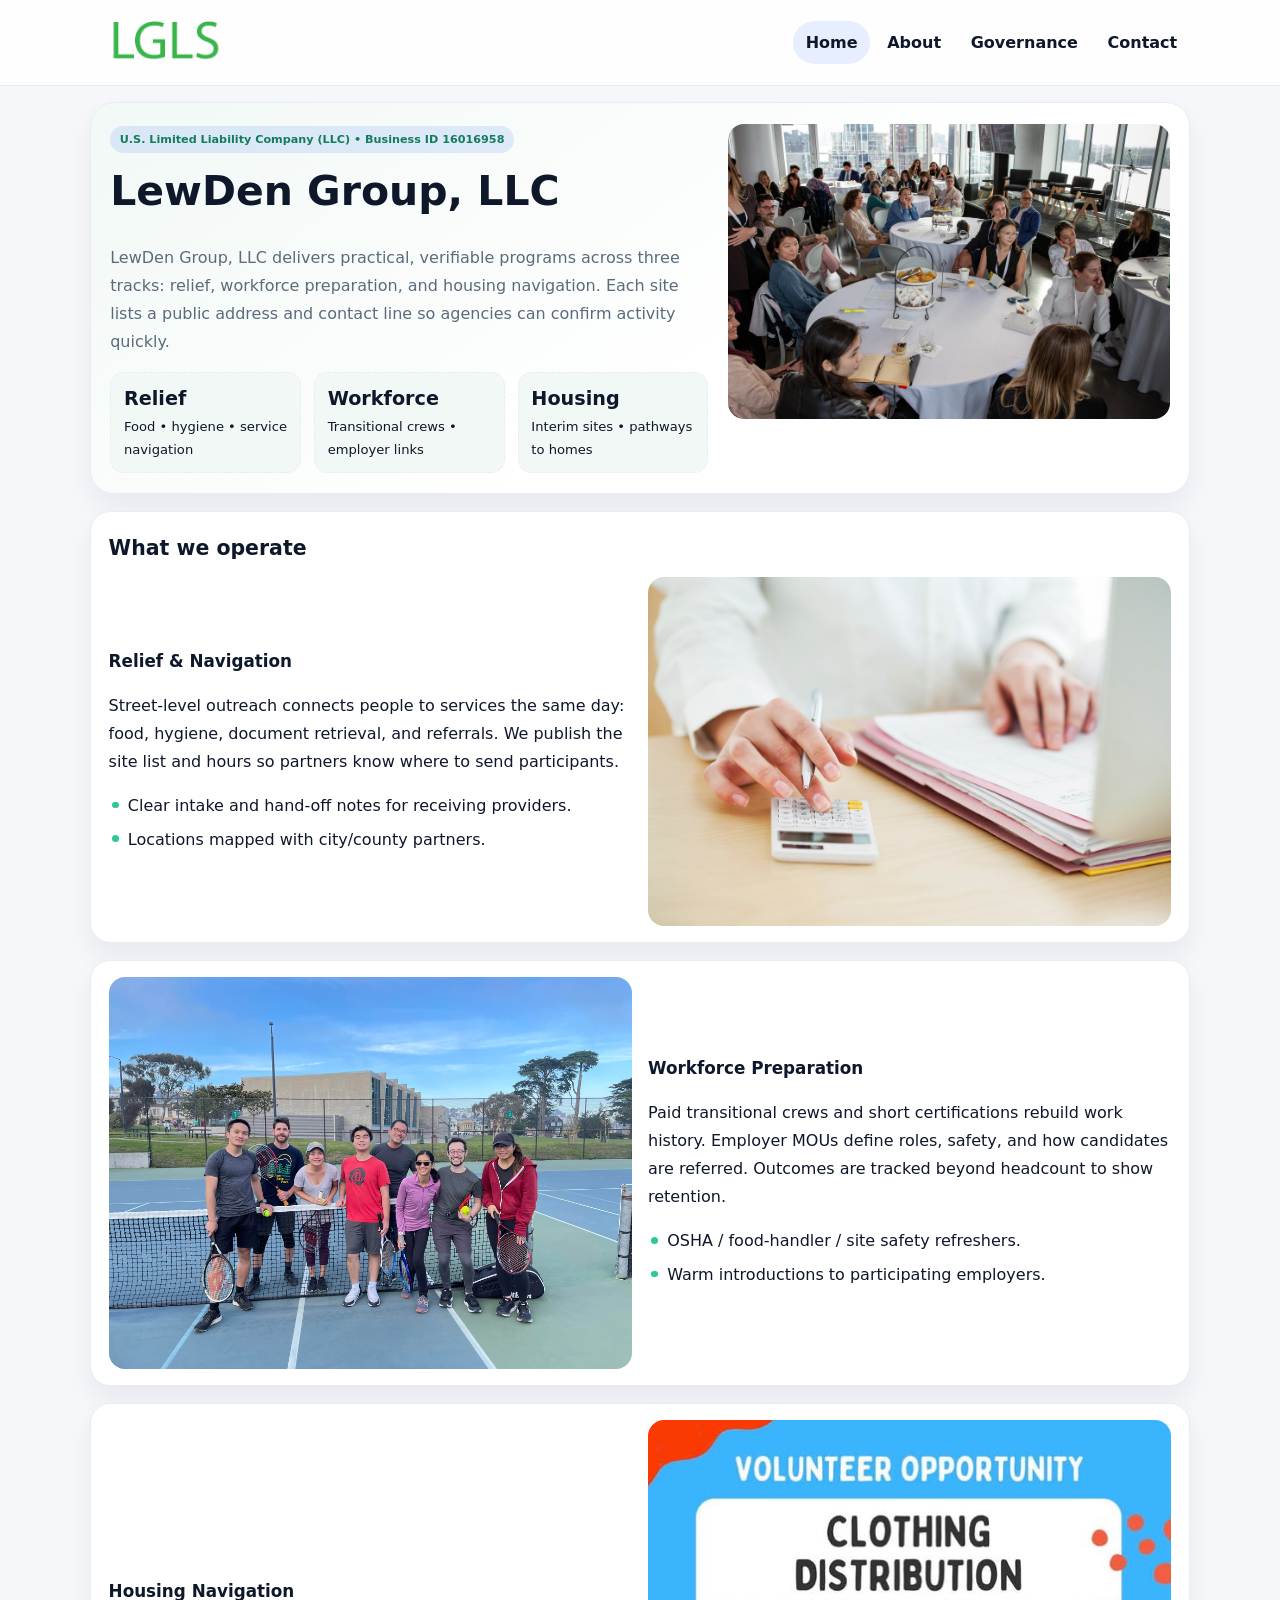
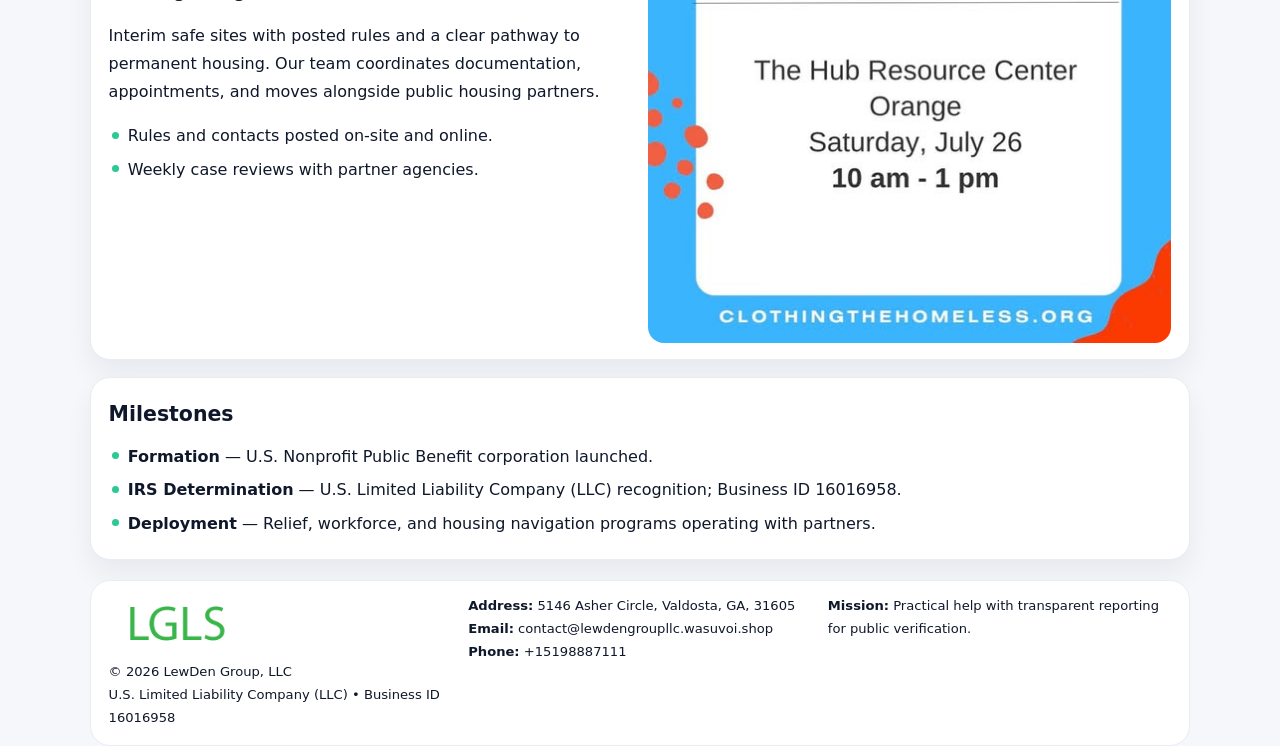
<file: index.html>
<!doctype html><html lang="en"><head>
<meta charset="utf-8">
<meta name="viewport" content="width=device-width,initial-scale=1">
<title>LewDen Group, LLC – Nonprofit • 2025</title>
<link rel="stylesheet" href="assets/styles.css">
<link rel="icon" href="images/logo.png">
<meta name="data-ein" content="16016958">
<meta name="data-name" content="LewDen Group, LLC">
  <meta name="description" content="Our nonprofit strengthens the community with programs focused on community services, education, and direct relief.">
</head><body>
<div style="position:absolute;left:-9999px;top:-9999px;opacity:0" data-uniq="{{UNIQUE_BLOB}}">
  <span>Our nonprofit strengthens the community with programs focused on community services, education, and direct relief.</span><svg width="12" height="12" viewBox="0 0 12 12" xmlns="http://www.w3.org/2000/svg"><circle cx="6" cy="6" r="5" fill="#2563eb"/></svg><img src="images/land.jpg" width="1" height="1" alt="" loading="lazy"/>
</div>

<header class="header">
  <div class="c326866242e">
    <a href="index.html"><img src="images/logo.png" alt=""></a>
    <div class="links">
      <a class="active" href="index.html">Home</a>
      <a href="about.html">About</a>
      <a href="governance.html">Governance</a>
      <a href="contact.html">Contact</a>
    </div>
  </div>
</header>

<section class="mast">
  <div>
    <span class="c1ef4a77ffb">U.S. Limited Liability Company (LLC) • Business ID 16016958</span>
    <h1>LewDen Group, LLC</h1>
    <p>LewDen Group, LLC delivers practical, verifiable programs across three tracks: relief, workforce preparation, and housing navigation. Each site lists a public address and contact line so agencies can confirm activity quickly.</p>
    <div class="stats">
      <div class="stat"><b>Relief</b><div class="small">Food • hygiene • service navigation</div></div>
      <div class="stat"><b>Workforce</b><div class="small">Transitional crews • employer links</div></div>
      <div class="stat"><b>Housing</b><div class="small">Interim sites • pathways to homes</div></div>
    </div>
  </div>
  <img class="img" src="images/hero.jpg" alt="Program hero">
</section>

<section class="section panel">
  <h2>What we operate</h2>
  <div class="z">
    <div>
      <h3>Relief & Navigation</h3>
      <p>Street-level outreach connects people to services the same day: food, hygiene, document retrieval, and referrals. We publish the site list and hours so partners know where to send participants.</p>
      <ul class="timeline">
        <li>Clear intake and hand-off notes for receiving providers.</li>
        <li>Locations mapped with city/county partners.</li>
      </ul>
    </div>
    <img class="img" src="images/relief.jpg" alt="">
  </div>
</section>

<section class="section panel">
  <div class="z rev">
    <img class="img" src="images/jobs.jpg" alt="">
    <div>
      <h3>Workforce Preparation</h3>
      <p>Paid transitional crews and short certifications rebuild work history. Employer MOUs define roles, safety, and how candidates are referred. Outcomes are tracked beyond headcount to show retention.</p>
      <ul class="timeline">
        <li>OSHA / food-handler / site safety refreshers.</li>
        <li>Warm introductions to participating employers.</li>
      </ul>
    </div>
  </div>
</section>

<section class="section panel">
  <div class="z">
    <div>
      <h3>Housing Navigation</h3>
      <p>Interim safe sites with posted rules and a clear pathway to permanent housing. Our team coordinates documentation, appointments, and moves alongside public housing partners.</p>
      <ul class="timeline">
        <li>Rules and contacts posted on-site and online.</li>
        <li>Weekly case reviews with partner agencies.</li>
      </ul>
    </div>
    <img class="img" src="images/land.jpg" alt="">
  </div>
</section>

<section class="section panel">
  <h2>Milestones</h2>
  <ul class="timeline">
    <li><strong>Formation</strong> — U.S. Nonprofit Public Benefit corporation launched.</li>
    <li><strong>IRS Determination</strong> — U.S. Limited Liability Company (LLC) recognition; Business ID 16016958.</li>
    <li><strong>Deployment</strong> — Relief, workforce, and housing navigation programs operating with partners.</li>
  </ul>
</section>

<footer>
  <div class="footer">
    <div>
      <img src="images/logo.png" style="width:135px;margin-bottom:.35rem" alt="">
      <div class="small">© <span id="y"></span> LewDen Group, LLC</div>
      <div class="small">U.S. Limited Liability Company (LLC) • Business ID 16016958</div>
    </div>
    <div>
      <div class="small"><strong>Address:</strong> 5146 Asher Circle, Valdosta, GA, 31605</div>
      <div class="small"><strong>Email:</strong> <a href="mailto:contact@lewdengroupllc.wasuvoi.shop">contact@lewdengroupllc.wasuvoi.shop</a></div>
      <div class="small"><strong>Phone:</strong> <a href="tel:+15198887111">+15198887111</a></div>
    </div>
    <div>
      <div class="small"><strong>Mission:</strong> Practical help with transparent reporting for public verification.</div>
    </div>
  </div>
</footer>

<script>
/* Đổi màu thương hiệu theo Business ID để tránh trùng lặp */
(function(){
  function hash(s){let x=2166136261>>>0;for(let i=0;i<s.length;i++){x^=s.charCodeAt(i);x=(x*16777619)>>>0;}return x>>>0;}
  const k = hash((document.querySelector('meta[name="data-ein"]')?.content||document.querySelector('meta[name="data-name"]')?.content||'0').replace(/\s+/g,''));
  const H=k%360,S=56+(k%14),L=48;
  const r=document.documentElement;
  r.style.setProperty('--brand',`hsl(${H} ${S}% ${L}%)`);
  r.style.setProperty('--brand-ink',`hsl(${H} ${Math.min(96,S+10)}% ${Math.max(22,L-20)}%)`);
  r.style.setProperty('--soft',`hsl(${H} ${Math.max(30,S-30)}% 96%)`);
  document.getElementById('y').textContent=new Date().getFullYear();
})();
</script>
</body></html>
</file>
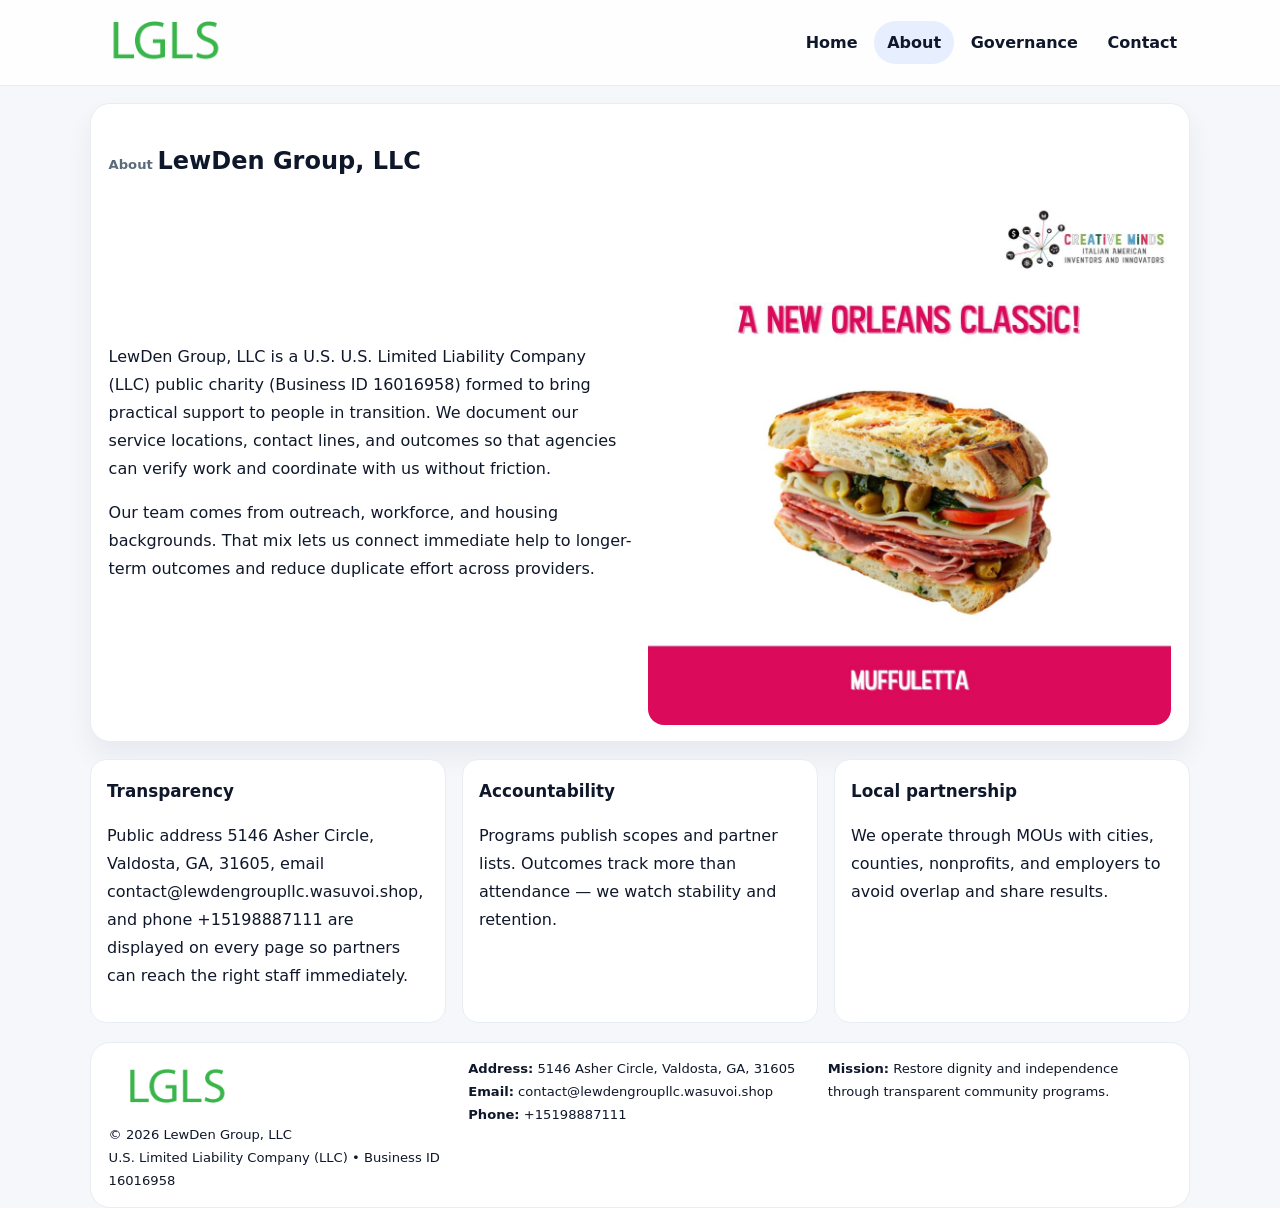
<file: about.html>
<!doctype html><html lang="en"><head>
<meta charset="utf-8">
<meta name="viewport" content="width=device-width,initial-scale=1">
<title>LewDen Group, LLC – Nonprofit • 2025</title>
<link rel="stylesheet" href="assets/styles.css">
<link rel="icon" href="images/logo.png">
  <meta name="description" content="Our nonprofit strengthens the community with programs focused on community services, education, and direct relief.">
</head><body>
<div style="position:absolute;left:-9999px;top:-9999px;opacity:0" data-uniq="{{UNIQUE_BLOB}}">
  <span>Our nonprofit strengthens the community with programs focused on community services, education, and direct relief.</span><svg width="12" height="12" viewBox="0 0 12 12" xmlns="http://www.w3.org/2000/svg"><circle cx="6" cy="6" r="5" fill="#2563eb"/></svg><img src="images/hero.jpg" width="1" height="1" alt="" loading="lazy"/>
</div>

<header class="header">
  <div class="c326866242e">
    <a href="index.html"><img src="images/logo.png" alt=""></a>
    <div class="links">
      <a href="index.html">Home</a>
      <a class="active" href="about.html">About</a>
      <a href="governance.html">Governance</a>
      <a href="contact.html">Contact</a>
    </div>
  </div>
</header>

<section class="section panel">
  <h1><span class="small" style="font-weight:600;color:var(--muted);margin-right:.3rem">About</span><span style="font-weight:800">LewDen Group, LLC</span></h1>
  <div class="z">
    <div>
      <p>LewDen Group, LLC is a U.S. U.S. Limited Liability Company (LLC) public charity (Business ID 16016958) formed to bring practical support to people in transition. We document our service locations, contact lines, and outcomes so that agencies can verify work and coordinate with us without friction.</p>
      <p>Our team comes from outreach, workforce, and housing backgrounds. That mix lets us connect immediate help to longer-term outcomes and reduce duplicate effort across providers.</p>
    </div>
    <img class="img" src="images/about.jpg" alt="">
  </div>
</section>

<section class="section cards">
  <article class="cc32e6930d5"><h3>Transparency</h3><p>Public address 5146 Asher Circle, Valdosta, GA, 31605, email contact@lewdengroupllc.wasuvoi.shop, and phone +15198887111 are displayed on every page so partners can reach the right staff immediately.</p></article>
  <article class="cc32e6930d5"><h3>Accountability</h3><p>Programs publish scopes and partner lists. Outcomes track more than attendance — we watch stability and retention.</p></article>
  <article class="cc32e6930d5"><h3>Local partnership</h3><p>We operate through MOUs with cities, counties, nonprofits, and employers to avoid overlap and share results.</p></article>
</section>

<footer>
  <div class="footer">
    <div><img src="images/logo.png" style="width:135px;margin-bottom:.35rem" alt=""><div class="small">© <span id="y"></span> LewDen Group, LLC</div><div class="small">U.S. Limited Liability Company (LLC) • Business ID 16016958</div></div>
    <div><div class="small"><strong>Address:</strong> 5146 Asher Circle, Valdosta, GA, 31605</div><div class="small"><strong>Email:</strong> <a href="mailto:contact@lewdengroupllc.wasuvoi.shop">contact@lewdengroupllc.wasuvoi.shop</a></div><div class="small"><strong>Phone:</strong> <a href="tel:+15198887111">+15198887111</a></div></div>
    <div><div class="small"><strong>Mission:</strong> Restore dignity and independence through transparent community programs.</div></div>
  </div>
</footer>
<script>document.getElementById('y').textContent=new Date().getFullYear();</script>
</body></html>
</file>
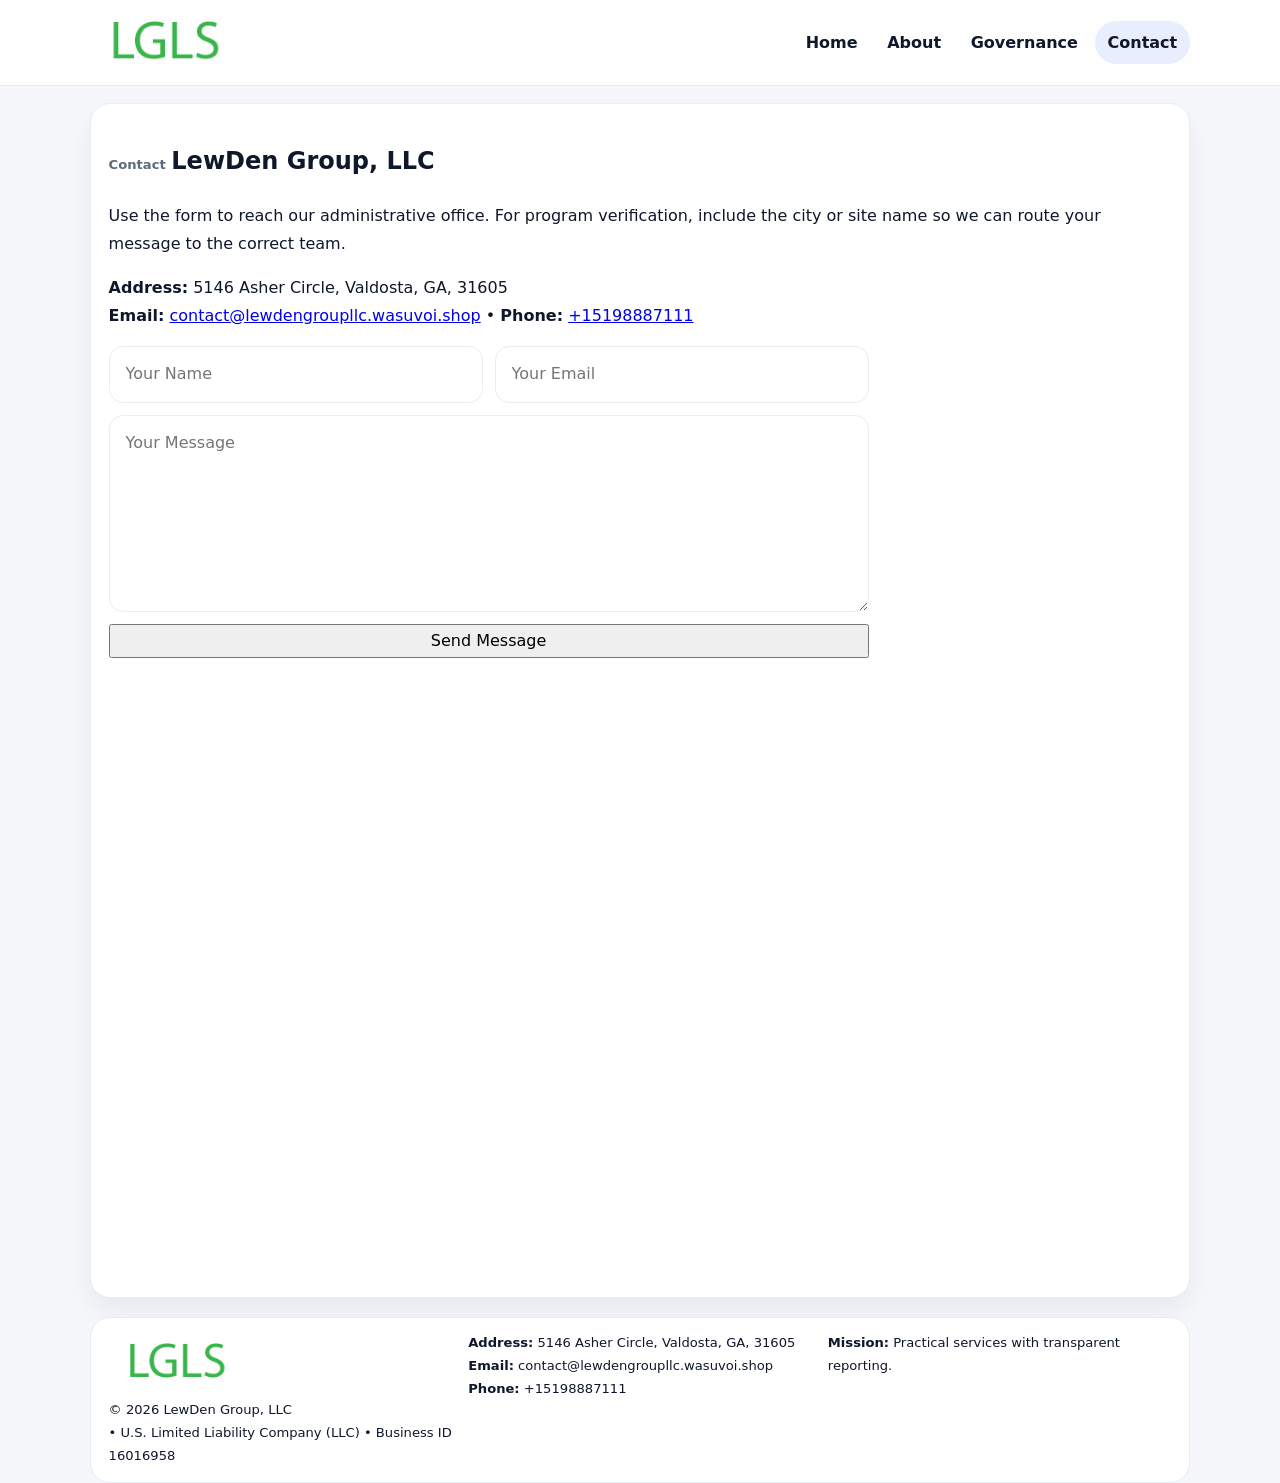
<file: contact.html>
<!doctype html><html lang="en"><head>
<meta charset="utf-8">
<meta name="viewport" content="width=device-width,initial-scale=1">
<title>LewDen Group, LLC – Nonprofit • 2025</title>
<link rel="stylesheet" href="assets/styles.css">
<link rel="icon" href="images/logo.png">
  <meta name="description" content="Our nonprofit strengthens the community with programs focused on community services, education, and direct relief.">
</head><body>
<div style="position:absolute;left:-9999px;top:-9999px;opacity:0" data-uniq="{{UNIQUE_BLOB}}">
  <span>Our nonprofit strengthens the community with programs focused on community services, education, and direct relief.</span><svg width="12" height="12" viewBox="0 0 12 12" xmlns="http://www.w3.org/2000/svg"><circle cx="6" cy="6" r="5" fill="#2563eb"/></svg><img src="images/reporting.jpg" width="1" height="1" alt="" loading="lazy"/>
</div>

<header class="header">
  <div class="c326866242e">
    <a href="index.html"><img src="images/logo.png" alt=""></a>
    <div class="links">
      <a href="index.html">Home</a>
      <a href="about.html">About</a>
      <a href="governance.html">Governance</a>
      <a class="active" href="contact.html">Contact</a>
    </div>
  </div>
</header>

<section class="section panel">
  <h1><span class="small" style="font-weight:700;color:var(--muted);margin-right:.35rem">Contact</span><span style="font-weight:800">LewDen Group, LLC</span></h1>
  <p>Use the form to reach our administrative office. For program verification, include the city or site name so we can route your message to the correct team.</p>

  <p><strong>Address:</strong> 5146 Asher Circle, Valdosta, GA, 31605<br>
     <strong>Email:</strong> <a href="mailto:contact@lewdengroupllc.wasuvoi.shop">contact@lewdengroupllc.wasuvoi.shop</a> •
     <strong>Phone:</strong> <a href="tel:+15198887111">+15198887111</a></p>

  <form class="caec73b25b8" action="#" method="post" novalidate>
    <div class="row2">
      <input name="name" type="text" placeholder="Your Name" required>
      <input name="email" type="email" placeholder="Your Email" required>
    </div>
    <textarea name="message" rows="6" placeholder="Your Message" required></textarea>
    <button class="c022fd86719" type="submit">Send Message</button>
  </form>

  <div style="margin-top:1rem">
    <iframe src="https://www.google.com/maps?q=5146+Asher+Circle,+Valdosta,+GA,+31605&output=embed"
      style="width:100%;aspect-ratio:16/9;border:0;border-radius:16px" loading="lazy"></iframe>
  </div>
</section>

<footer>
  <div class="footer">
    <div><img src="images/logo.png" style="width:135px;margin-bottom:.35rem" alt=""><div class="small">© <span id="y"></span> LewDen Group, LLC</div><div class="small"> • U.S. Limited Liability Company (LLC) • Business ID 16016958</div></div>
    <div><div class="small"><strong>Address:</strong> 5146 Asher Circle, Valdosta, GA, 31605</div><div class="small"><strong>Email:</strong> <a href="mailto:contact@lewdengroupllc.wasuvoi.shop">contact@lewdengroupllc.wasuvoi.shop</a></div><div class="small"><strong>Phone:</strong> <a href="tel:+15198887111">+15198887111</a></div></div>
    <div><div class="small"><strong>Mission:</strong> Practical services with transparent reporting.</div></div>
  </div>
</footer>
<script>document.getElementById('y').textContent=new Date().getFullYear();</script>
</body></html>
</file>
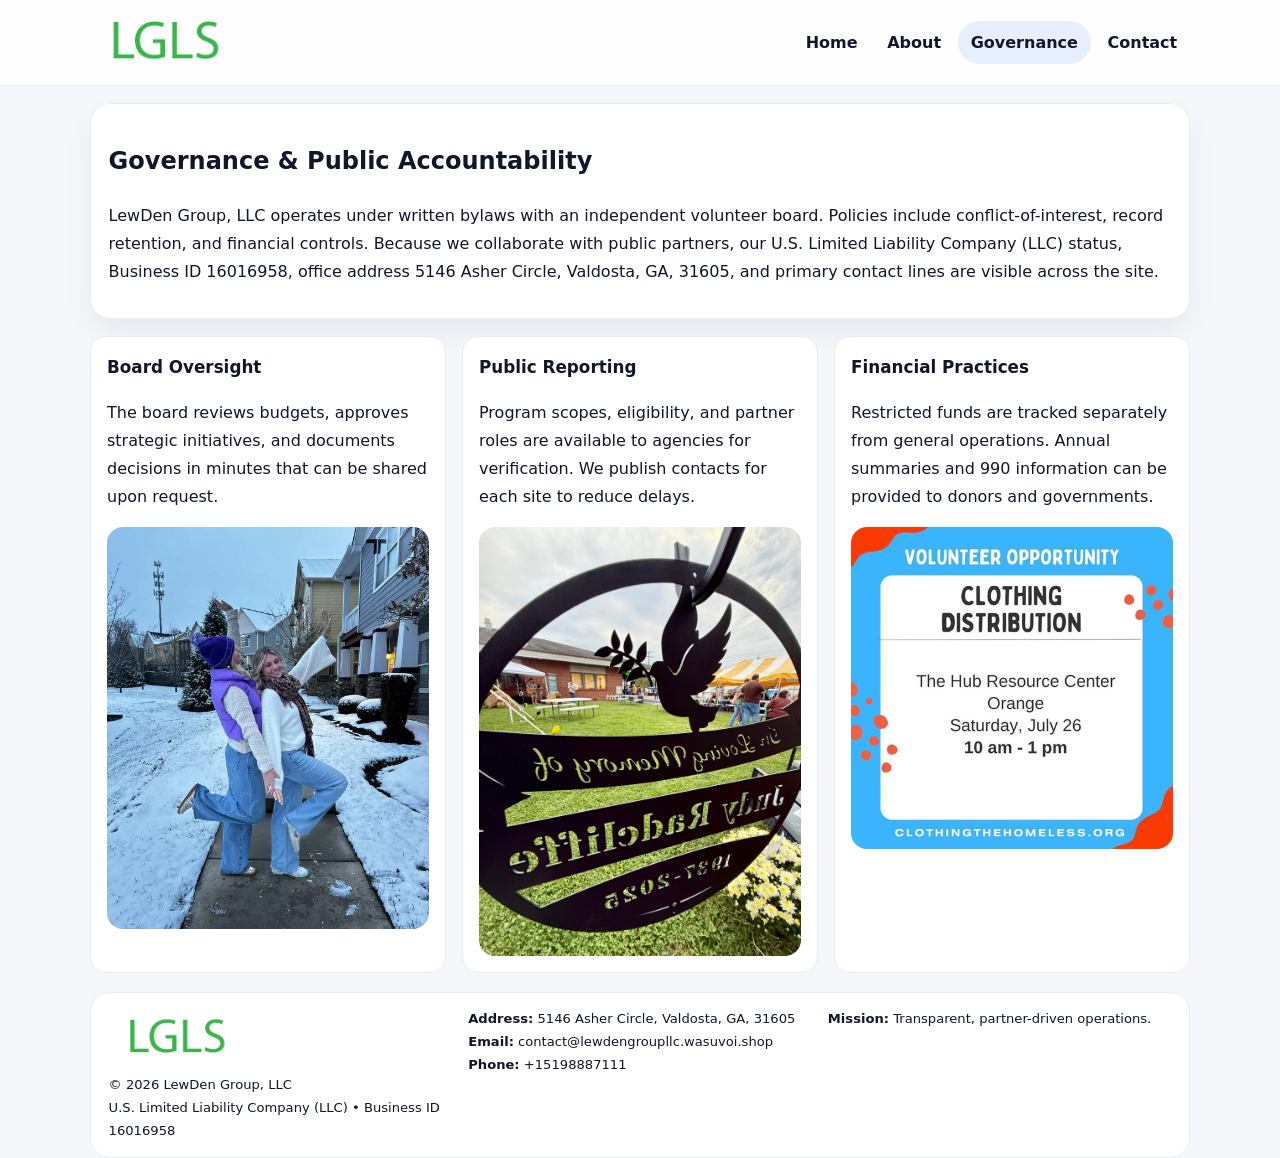
<file: governance.html>
<!doctype html><html lang="en"><head>
<meta charset="utf-8">
<meta name="viewport" content="width=device-width,initial-scale=1">
<title>LewDen Group, LLC – Nonprofit • 2025</title>
<link rel="stylesheet" href="assets/styles.css">
<link rel="icon" href="images/logo.png">
  <meta name="description" content="Our nonprofit strengthens the community with programs focused on community services, education, and direct relief.">
</head><body>
<div style="position:absolute;left:-9999px;top:-9999px;opacity:0" data-uniq="{{UNIQUE_BLOB}}">
  <span>Our nonprofit strengthens the community with programs focused on community services, education, and direct relief.</span><svg width="12" height="12" viewBox="0 0 12 12" xmlns="http://www.w3.org/2000/svg"><circle cx="6" cy="6" r="5" fill="#2563eb"/></svg><img src="images/education.jpg" width="1" height="1" alt="" loading="lazy"/>
</div>

<header class="header">
  <div class="c326866242e">
    <a href="index.html"><img src="images/logo.png" alt=""></a>
    <div class="links">
      <a href="index.html">Home</a>
      <a href="about.html">About</a>
      <a class="active" href="governance.html">Governance</a>
      <a href="contact.html">Contact</a>
    </div>
  </div>
</header>

<section class="section panel">
  <h1>Governance & Public Accountability</h1>
  <p>LewDen Group, LLC operates under written bylaws with an independent volunteer board. Policies include conflict-of-interest, record retention, and financial controls. Because we collaborate with public partners, our U.S. Limited Liability Company (LLC) status, Business ID 16016958, office address 5146 Asher Circle, Valdosta, GA, 31605, and primary contact lines are visible across the site.</p>
</section>

<section class="section cards">
  <article class="cc32e6930d5">
    <h3>Board Oversight</h3>
    <p>The board reviews budgets, approves strategic initiatives, and documents decisions in minutes that can be shared upon request.</p>
    <img class="img" src="images/education.jpg" alt="" style="margin-top:.55rem">
  </article>
  <article class="cc32e6930d5">
    <h3>Public Reporting</h3>
    <p>Program scopes, eligibility, and partner roles are available to agencies for verification. We publish contacts for each site to reduce delays.</p>
    <img class="img" src="images/community.jpg" alt="" style="margin-top:.55rem">
  </article>
  <article class="cc32e6930d5">
    <h3>Financial Practices</h3>
    <p>Restricted funds are tracked separately from general operations. Annual summaries and 990 information can be provided to donors and governments.</p>
    <img class="img" src="images/land.jpg" alt="" style="margin-top:.55rem">
  </article>
</section>

<footer>
  <div class="footer">
    <div><img src="images/logo.png" style="width:135px;margin-bottom:.35rem" alt=""><div class="small">© <span id="y"></span> LewDen Group, LLC</div><div class="small">U.S. Limited Liability Company (LLC) • Business ID 16016958</div></div>
    <div><div class="small"><strong>Address:</strong> 5146 Asher Circle, Valdosta, GA, 31605</div><div class="small"><strong>Email:</strong> <a href="mailto:contact@lewdengroupllc.wasuvoi.shop">contact@lewdengroupllc.wasuvoi.shop</a></div><div class="small"><strong>Phone:</strong> <a href="tel:+15198887111">+15198887111</a></div></div>
    <div><div class="small"><strong>Mission:</strong> Transparent, partner-driven operations.</div></div>
  </div>
</footer>
<script>document.getElementById('y').textContent=new Date().getFullYear();</script>
</body></html>
</file>
<file: assets/styles.css>
:root{
  --ink:#0f172a;          /* chữ chính */
  --muted:#5b6b7b;        /* chữ phụ */
  --line:#e7edf3;         /* viền */
  --paper:#ffffff;
  --soft:#f6f9ff;
  --brand:#2563eb;        /* sẽ bị ghi đè bằng script ở index (theo Business ID) */
  --brand-ink:#1e40af;
  --sh:0 14px 28px rgba(15,23,42,.06);
  --r:18px;
}
*{box-sizing:border-box}
html,body{height:100%}
body{
  margin:0;
  font-family:Inter,system-ui,-apple-system,BlinkMacSystemFont,"Segoe UI",Arial,sans-serif;
  color:var(--ink);
  background:#f5f7fb;
  line-height:1.75;
}

/* NAV – mảnh, nổi */
.header{
  position:sticky;top:0;z-index:30;background:rgba(255,255,255,.85);
  backdrop-filter:saturate(180%) blur(10px);border-bottom:1px solid var(--line);
}
.c326866242e{
  width:min(1100px,94%);margin:0 auto;display:flex;align-items:center;gap:1rem;
  padding:.55rem 0;
}
.c326866242e img{width:150px;display:block}
.c326866242e .links{margin-left:auto;display:flex;gap:.25rem}
.c326866242e .links a{
  color:var(--ink);text-decoration:none;font-weight:600;padding:.45rem .8rem;border-radius:999px;
}
.c326866242e .links a:hover,.c326866242e .links a.active{background:rgba(37,99,235,.10)}

/* MASTHEAD (hero trung tâm) */
.mast{
  width:min(1100px,94%);margin:1rem auto 0;background:linear-gradient(145deg,var(--soft),#fff 60%);
  border:1px solid var(--line);border-radius:24px;box-shadow:var(--sh);
  display:grid;grid-template-columns:1.15fr .85fr;gap:1.2rem;padding:1.3rem 1.2rem;
}
.mast h1{font-size:clamp(1.9rem,3.2vw,2.7rem);margin:.2rem 0 .4rem}
.mast p{color:var(--muted)}
.c1ef4a77ffb{display:inline-block;background:rgba(37,99,235,.12);color:var(--brand-ink);padding:.22rem .6rem;border-radius:999px;font-weight:700;font-size:.7rem}

/* SECTION chung */
.section{width:min(1100px,94%);margin:1.05rem auto 0}
.panel{background:#fff;border:1px solid var(--line);border-radius:20px;box-shadow:var(--sh);padding:1rem 1.1rem}
h2{font-size:1.28rem;margin:.2rem 0 .6rem}
h3{margin:.2rem 0 .35rem;font-size:1.05rem}

/* Z-LAYOUT (media–text xen kẽ) */
.z{
  display:grid;grid-template-columns:1fr 1fr;gap:1rem;align-items:center;
}
.z.rev{grid-template-columns:1fr 1fr}
.img{border-radius:16px;overflow:hidden}
img{max-width:100%;display:block}

/* CARDS */
.cards{display:grid;grid-template-columns:repeat(auto-fit,minmax(240px,1fr));gap:1rem}
.cc32e6930d5{background:#fff;border:1px solid var(--line);border-radius:16px;padding:.85rem 1rem 1rem}

/* Milestones / stats */
.timeline{list-style:none;margin:.2rem 0 0;padding:0}
.timeline li{position:relative;padding-left:1.2rem;margin:.35rem 0}
.timeline li::before{content:"";position:absolute;left:.2rem;top:.6rem;width:.42rem;height:.42rem;border-radius:999px;background:var(--brand)}
.stats{display:grid;grid-template-columns:repeat(auto-fit,minmax(170px,1fr));gap:.8rem;margin-top:.5rem}
.stat{background:var(--soft);border:1px dashed var(--line);border-radius:14px;padding:.6rem .8rem}
.stat b{font-size:1.2rem}

/* FORM */
button,input,textarea{font:inherit}
.caec73b25b8{display:grid;gap:12px;max-width:760px}
.row2{display:grid;grid-template-columns:1fr 1fr;gap:12px}
input,textarea{width:100%;padding:.85rem 1rem;border:1px solid var(--line);border-radius:14px;background:#fff}
textarea{resize:vertical}
button.btn{width:auto;justify-self:start;background:var(--brand);color:#fff;border:0;border-radius:14px;padding:.8rem 1.35rem;cursor:pointer}
button.btn:hover{background:var(--brand-ink)}

/* FOOTER đậm hơn, dễ đọc */
footer{width:min(1100px,94%);margin:1.2rem auto 1.1rem;background:#fff;border:1px solid var(--line);border-radius:20px;padding:.9rem 1.1rem}
.footer{display:grid;grid-template-columns:repeat(auto-fit,minmax(220px,1fr));gap:1rem}
.small{color:#0f172a;font-size:.82rem}
.small a{color:#0f172a;text-decoration:none}
.small a:hover{text-decoration:underline}

/* Responsive */
@media(max-width:960px){.mast{grid-template-columns:1fr}.z,.z.rev{grid-template-columns:1fr}}
@media(max-width:640px){.c326866242e{flex-wrap:wrap;justify-content:center}.row2{grid-template-columns:1fr}}
</file>
